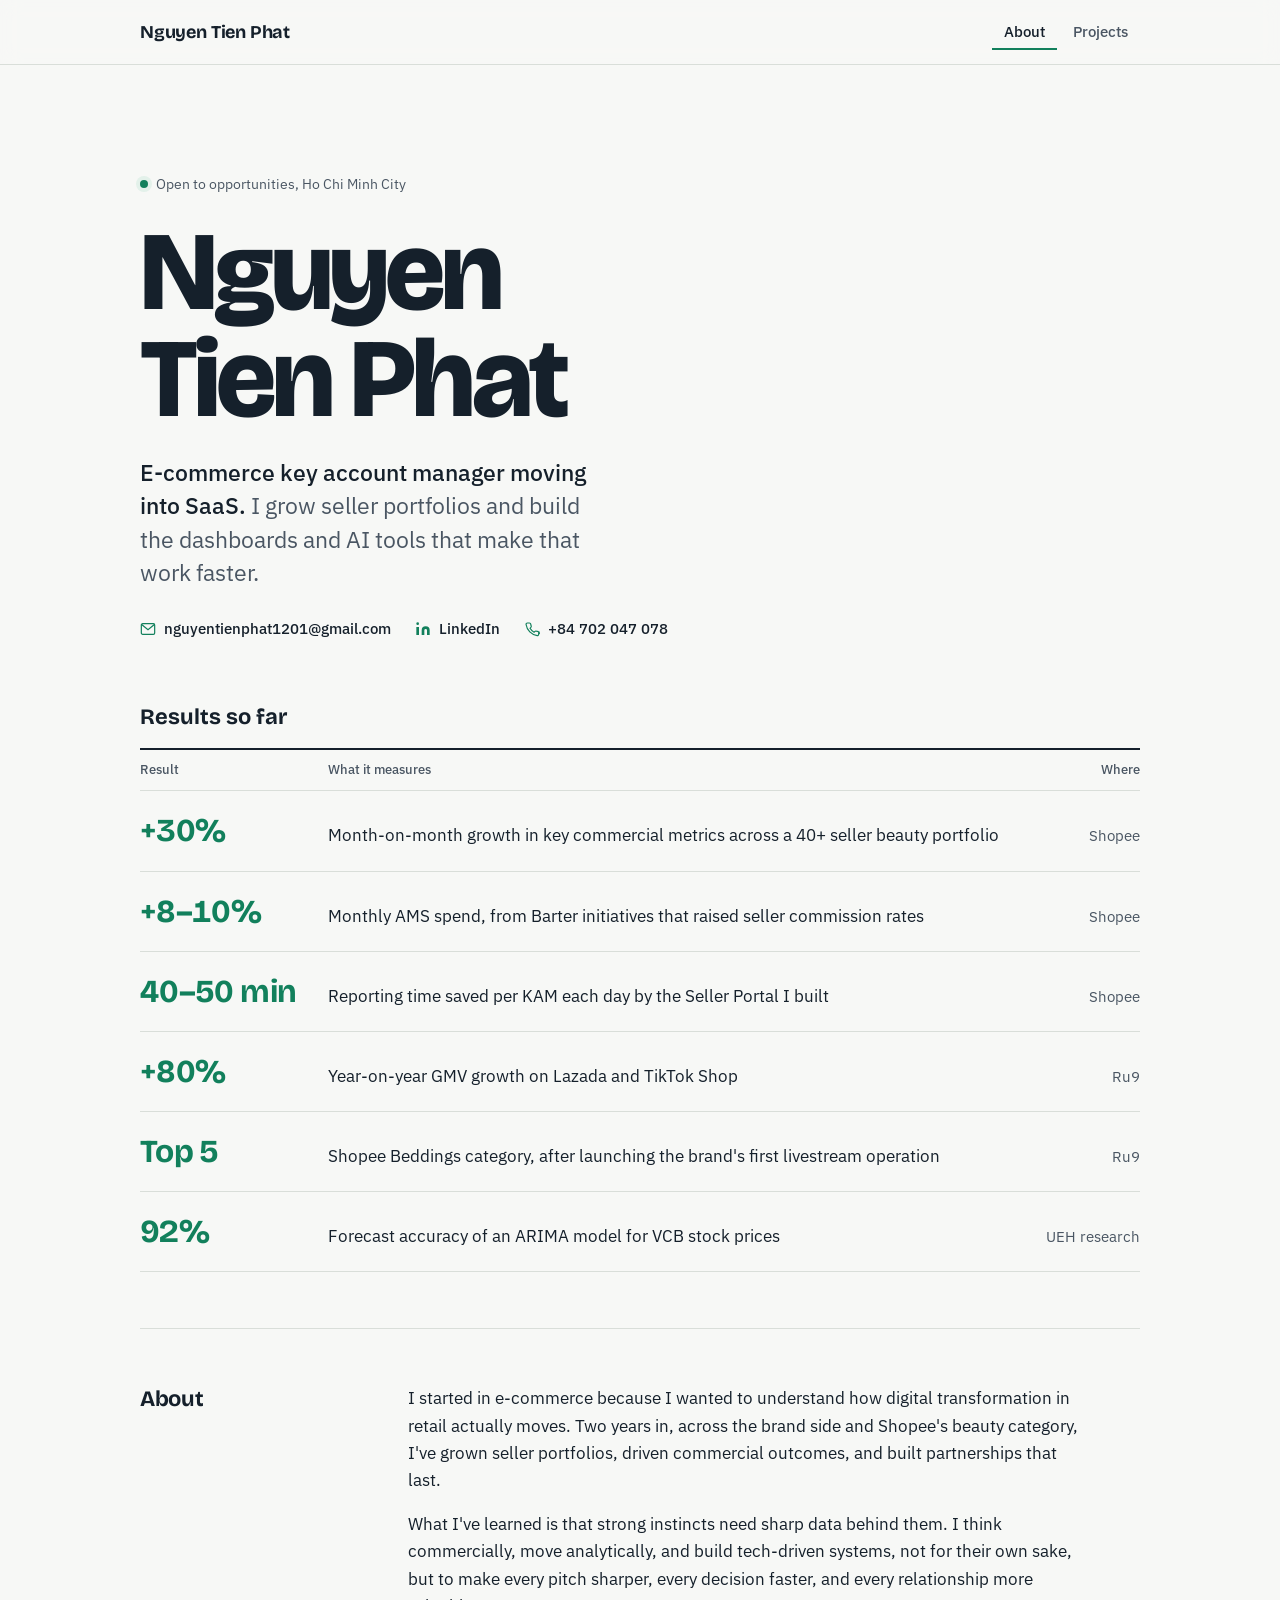
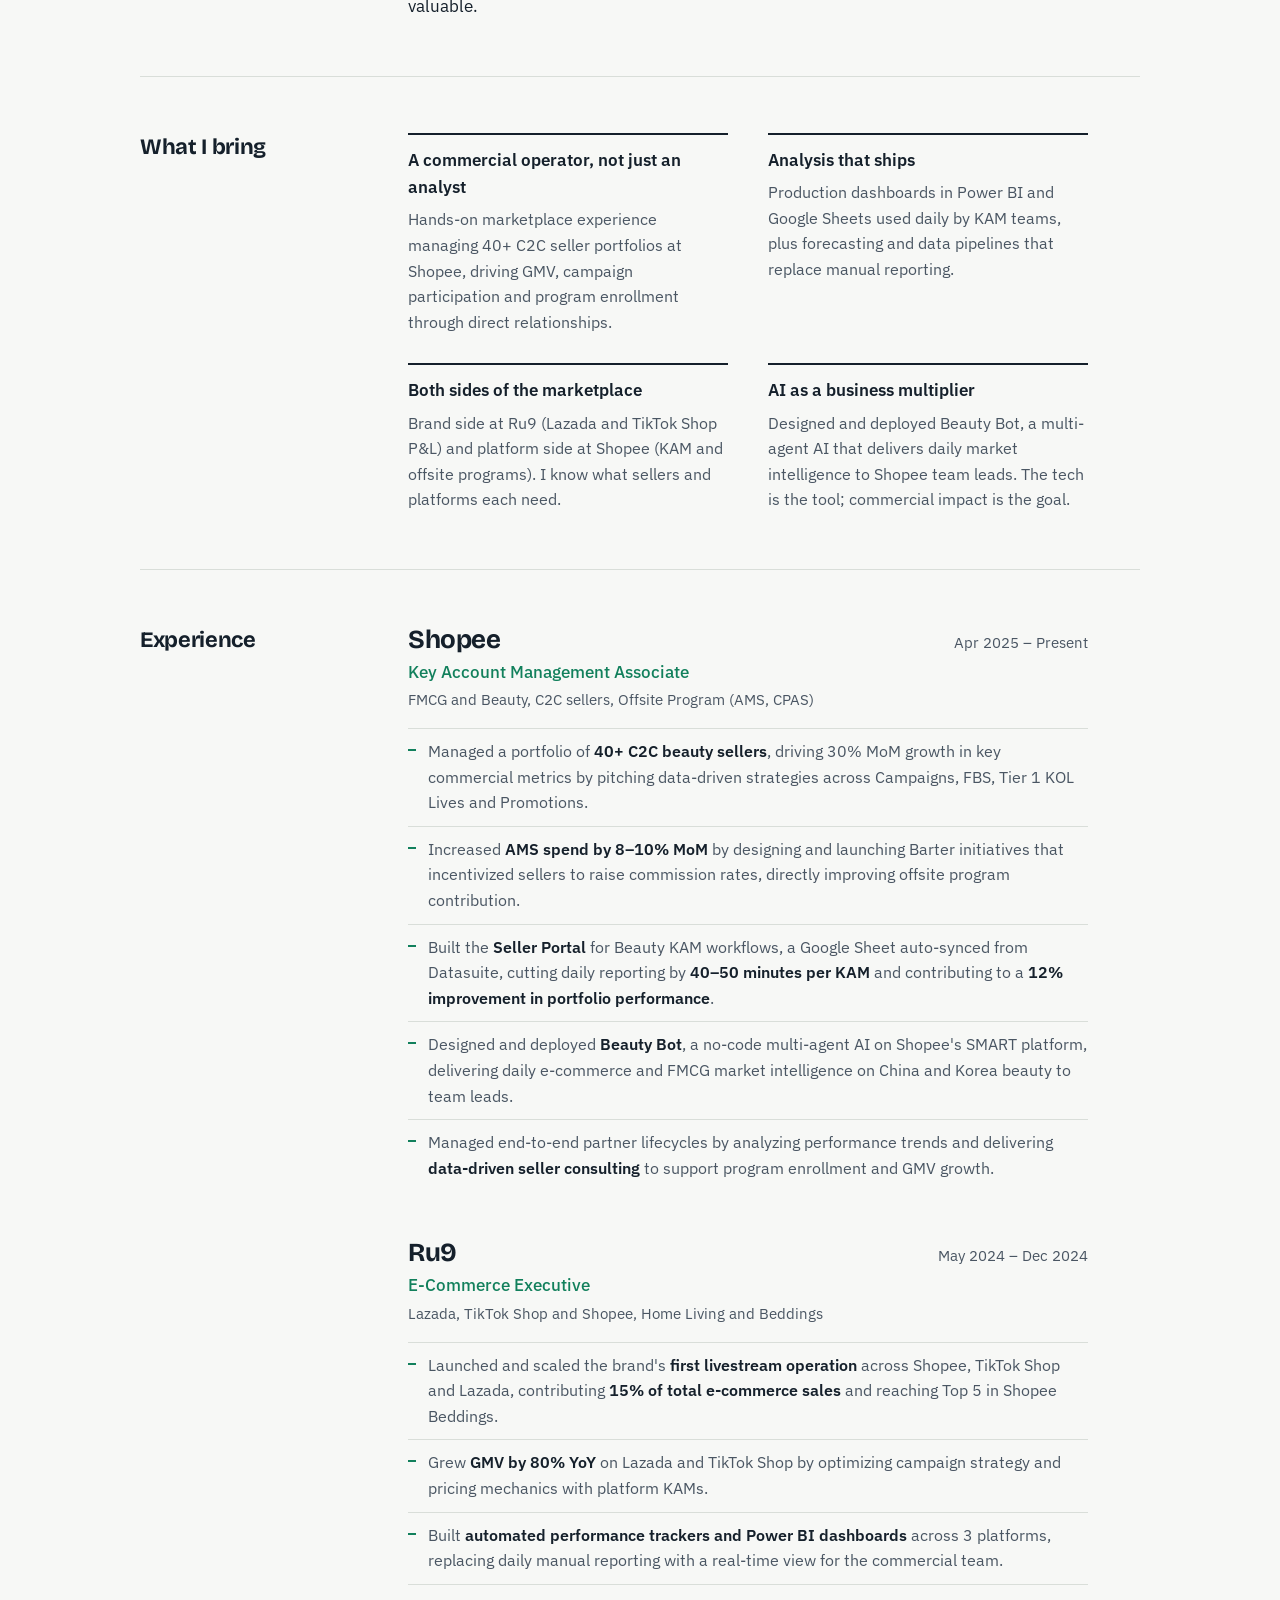
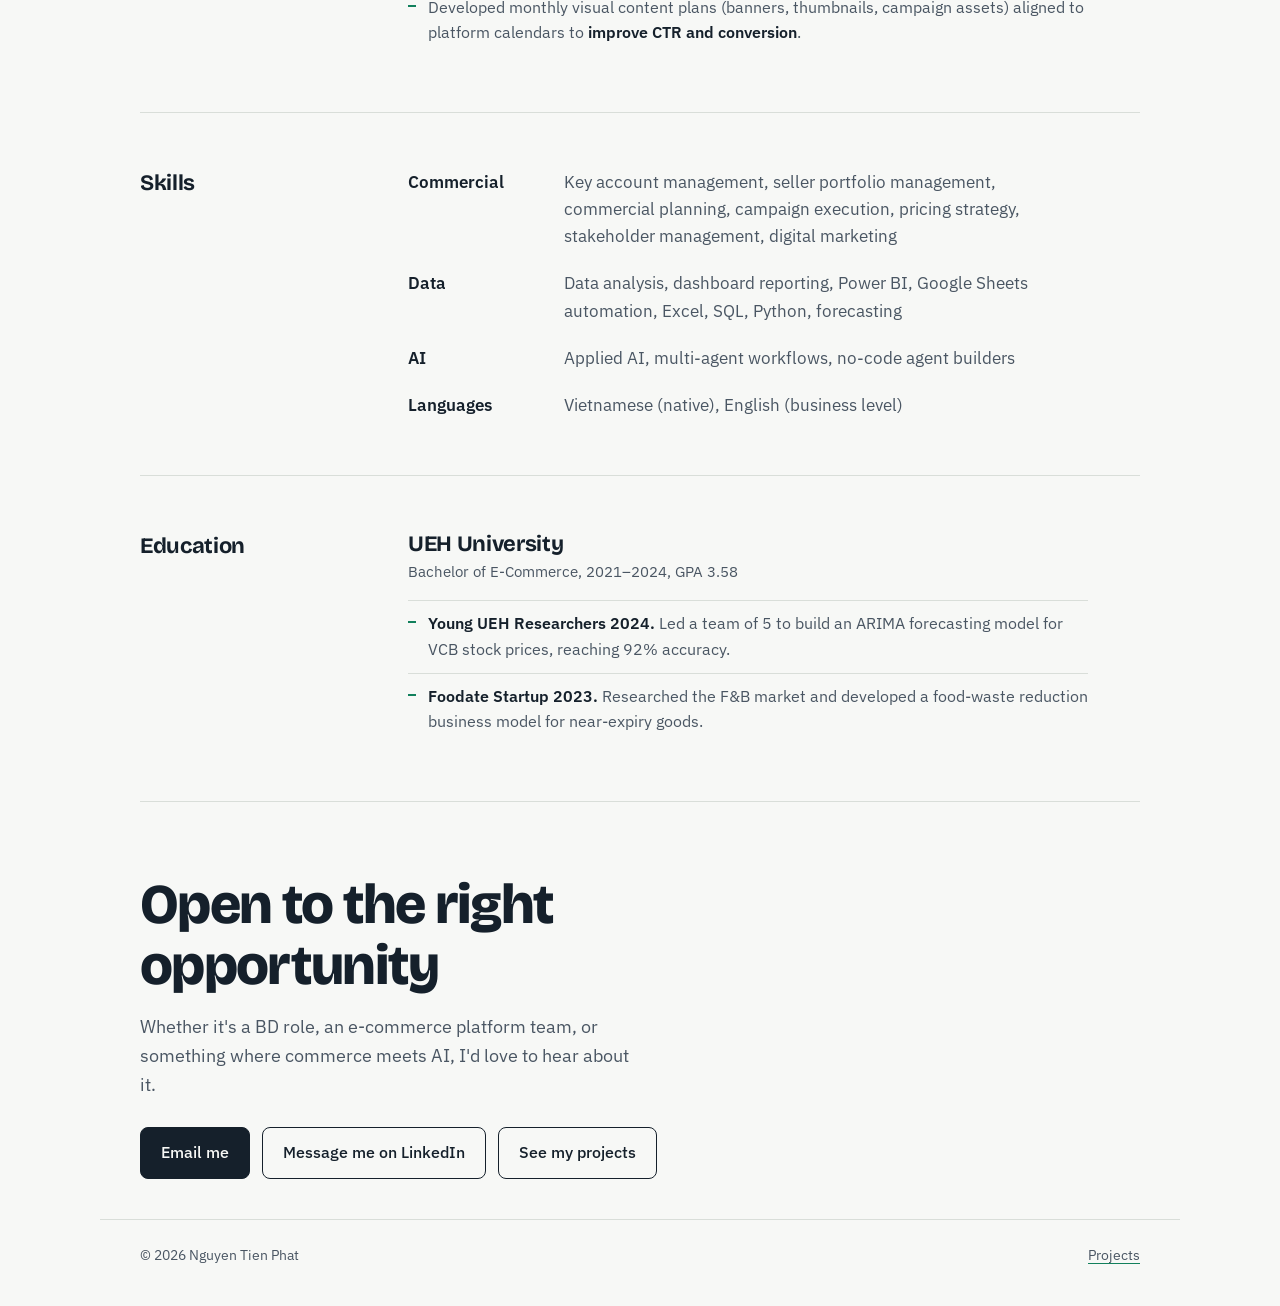
<file: index.html>
<!DOCTYPE html>
<html lang="en">
<head>
  <meta charset="UTF-8" />
  <meta name="viewport" content="width=device-width, initial-scale=1.0" />
  <title>Nguyen Tien Phat | E-Commerce, Key Accounts &amp; Applied AI</title>
  <meta name="description" content="Nguyen Tien Phat, Key Account Management and Applied AI professional moving into SaaS. Seller portfolio growth, dashboard automation and applied AI. Based in Ho Chi Minh City, Vietnam." />
  <meta name="theme-color" content="#f7f8f6" />
  <link rel="icon" type="image/svg+xml" href="data:image/svg+xml,%3Csvg xmlns='http://www.w3.org/2000/svg' viewBox='0 0 64 64'%3E%3Crect width='64' height='64' rx='14' fill='%2315202b'/%3E%3Ctext x='32' y='44' font-family='Arial' font-size='32' font-weight='700' fill='%233cc48f' text-anchor='middle'%3EP%3C/text%3E%3C/svg%3E" />
  <meta property="og:type" content="website" />
  <meta property="og:url" content="https://tienphat-nguyen-work.vercel.app/" />
  <meta property="og:title" content="Nguyen Tien Phat | E-Commerce, Key Accounts & Applied AI" />
  <meta property="og:description" content="Key Account Management and Applied AI professional moving into SaaS. Seller portfolio growth, dashboard automation, applied AI." />
  <meta name="twitter:card" content="summary" />
  <meta name="twitter:title" content="Nguyen Tien Phat | E-Commerce, Key Accounts & Applied AI" />
  <meta name="twitter:description" content="Key Account Management and Applied AI professional moving into SaaS." />
  <link rel="preconnect" href="https://fonts.googleapis.com" />
  <link rel="preconnect" href="https://fonts.gstatic.com" crossorigin />
  <link href="https://fonts.googleapis.com/css2?family=Bricolage+Grotesque:opsz,wght@12..96,400..800&family=IBM+Plex+Sans:wght@400;500;600&display=swap" rel="stylesheet" />
  <link rel="stylesheet" href="style.css" />
</head>

<body>
  <a class="skip-link" href="#content">Skip to content</a>

  <header class="site-header">
    <div class="inner">
      <a class="wordmark" href="index.html">Nguyen Tien Phat</a>
      <nav class="site-nav" aria-label="Main">
        <a href="index.html" aria-current="page">About</a>
        <a href="projects.html">Projects</a>
      </nav>
    </div>
  </header>

  <main id="content">

    <section class="hero" aria-labelledby="name">
      <p class="status">Open to opportunities, Ho Chi Minh City</p>
      <h1 id="name">Nguyen<br />Tien Phat</h1>
      <p class="lede"><strong>E-commerce key account manager moving into SaaS.</strong> I grow seller portfolios and build the dashboards and AI tools that make that work faster.</p>

      <ul class="contact-links">
        <li>
          <a href="mailto:nguyentienphat1201@gmail.com">
            <svg viewBox="0 0 24 24" fill="none" stroke="currentColor" stroke-width="1.8" aria-hidden="true"><rect x="2" y="4" width="20" height="16" rx="2"/><path d="m2 5 10 8 10-8"/></svg>
            nguyentienphat1201@gmail.com
          </a>
        </li>
        <li>
          <a href="https://linkedin.com/in/phatnguyen1201" target="_blank" rel="noopener">
            <svg viewBox="0 0 24 24" fill="currentColor" aria-hidden="true"><path d="M16 8a6 6 0 0 1 6 6v7h-4v-7a2 2 0 0 0-4 0v7h-4v-7a6 6 0 0 1 6-6zM2 9h4v12H2z"/><circle cx="4" cy="4" r="2"/></svg>
            LinkedIn
          </a>
        </li>
        <li>
          <a href="tel:+84702047078">
            <svg viewBox="0 0 24 24" fill="none" stroke="currentColor" stroke-width="1.8" aria-hidden="true"><path d="M22 16.9v3a2 2 0 0 1-2.2 2A19.8 19.8 0 0 1 3.1 5.2 2 2 0 0 1 5.1 3h3a2 2 0 0 1 2 1.7c.1 1 .4 1.9.7 2.8a2 2 0 0 1-.5 2.1L9.1 10.9a16 16 0 0 0 6 6l1.3-1.3a2 2 0 0 1 2.1-.4c.9.3 1.8.6 2.8.7a2 2 0 0 1 1.7 2z"/></svg>
            +84 702 047 078
          </a>
        </li>
      </ul>

      <table class="ledger">
        <caption>Results so far</caption>
        <thead>
          <tr><th scope="col">Result</th><th scope="col">What it measures</th><th scope="col" class="where">Where</th></tr>
        </thead>
        <tbody>
          <tr><th scope="row" class="num">+30%</th><td>Month-on-month growth in key commercial metrics across a 40+ seller beauty portfolio</td><td class="where">Shopee</td></tr>
          <tr><th scope="row" class="num">+8–10%</th><td>Monthly AMS spend, from Barter initiatives that raised seller commission rates</td><td class="where">Shopee</td></tr>
          <tr><th scope="row" class="num">40–50 min</th><td>Reporting time saved per KAM each day by the Seller Portal I built</td><td class="where">Shopee</td></tr>
          <tr><th scope="row" class="num">+80%</th><td>Year-on-year GMV growth on Lazada and TikTok Shop</td><td class="where">Ru9</td></tr>
          <tr><th scope="row" class="num">Top 5</th><td>Shopee Beddings category, after launching the brand's first livestream operation</td><td class="where">Ru9</td></tr>
          <tr><th scope="row" class="num">92%</th><td>Forecast accuracy of an ARIMA model for VCB stock prices</td><td class="where">UEH research</td></tr>
        </tbody>
      </table>
    </section>

    <section class="block" aria-labelledby="about">
      <h2 id="about">About</h2>
      <div class="body">
        <p>I started in e-commerce because I wanted to understand how digital transformation in retail actually moves. Two years in, across the brand side and Shopee's beauty category, I've grown seller portfolios, driven commercial outcomes, and built partnerships that last.</p>
        <p>What I've learned is that strong instincts need sharp data behind them. I think commercially, move analytically, and build tech-driven systems, not for their own sake, but to make every pitch sharper, every decision faster, and every relationship more valuable.</p>
      </div>
    </section>

    <section class="block" aria-labelledby="bring">
      <h2 id="bring">What I bring</h2>
      <div class="body">
        <dl class="strengths">
          <div>
            <dt>A commercial operator, not just an analyst</dt>
            <dd>Hands-on marketplace experience managing 40+ C2C seller portfolios at Shopee, driving GMV, campaign participation and program enrollment through direct relationships.</dd>
          </div>
          <div>
            <dt>Analysis that ships</dt>
            <dd>Production dashboards in Power BI and Google Sheets used daily by KAM teams, plus forecasting and data pipelines that replace manual reporting.</dd>
          </div>
          <div>
            <dt>Both sides of the marketplace</dt>
            <dd>Brand side at Ru9 (Lazada and TikTok Shop P&amp;L) and platform side at Shopee (KAM and offsite programs). I know what sellers and platforms each need.</dd>
          </div>
          <div>
            <dt>AI as a business multiplier</dt>
            <dd>Designed and deployed Beauty Bot, a multi-agent AI that delivers daily market intelligence to Shopee team leads. The tech is the tool; commercial impact is the goal.</dd>
          </div>
        </dl>
      </div>
    </section>

    <section class="block" aria-labelledby="experience">
      <h2 id="experience">Experience</h2>
      <div class="body">

        <article class="role">
          <div class="role-head">
            <h3>Shopee</h3>
            <span class="dates">Apr 2025 – Present</span>
          </div>
          <p class="title">Key Account Management Associate</p>
          <p class="scope">FMCG and Beauty, C2C sellers, Offsite Program (AMS, CPAS)</p>
          <ul class="points">
            <li>Managed a portfolio of <strong>40+ C2C beauty sellers</strong>, driving 30% MoM growth in key commercial metrics by pitching data-driven strategies across Campaigns, FBS, Tier 1 KOL Lives and Promotions.</li>
            <li>Increased <strong>AMS spend by 8–10% MoM</strong> by designing and launching Barter initiatives that incentivized sellers to raise commission rates, directly improving offsite program contribution.</li>
            <li>Built the <strong>Seller Portal</strong> for Beauty KAM workflows, a Google Sheet auto-synced from Datasuite, cutting daily reporting by <strong>40–50 minutes per KAM</strong> and contributing to a <strong>12% improvement in portfolio performance</strong>.</li>
            <li>Designed and deployed <strong>Beauty Bot</strong>, a no-code multi-agent AI on Shopee's SMART platform, delivering daily e-commerce and FMCG market intelligence on China and Korea beauty to team leads.</li>
            <li>Managed end-to-end partner lifecycles by analyzing performance trends and delivering <strong>data-driven seller consulting</strong> to support program enrollment and GMV growth.</li>
          </ul>
        </article>

        <article class="role">
          <div class="role-head">
            <h3>Ru9</h3>
            <span class="dates">May 2024 – Dec 2024</span>
          </div>
          <p class="title">E-Commerce Executive</p>
          <p class="scope">Lazada, TikTok Shop and Shopee, Home Living and Beddings</p>
          <ul class="points">
            <li>Launched and scaled the brand's <strong>first livestream operation</strong> across Shopee, TikTok Shop and Lazada, contributing <strong>15% of total e-commerce sales</strong> and reaching Top 5 in Shopee Beddings.</li>
            <li>Grew <strong>GMV by 80% YoY</strong> on Lazada and TikTok Shop by optimizing campaign strategy and pricing mechanics with platform KAMs.</li>
            <li>Built <strong>automated performance trackers and Power BI dashboards</strong> across 3 platforms, replacing daily manual reporting with a real-time view for the commercial team.</li>
            <li>Developed monthly visual content plans (banners, thumbnails, campaign assets) aligned to platform calendars to <strong>improve CTR and conversion</strong>.</li>
          </ul>
        </article>

      </div>
    </section>

    <section class="block" aria-labelledby="skills">
      <h2 id="skills">Skills</h2>
      <div class="body">
        <dl class="skill-groups">
          <div><dt>Commercial</dt><dd>Key account management, seller portfolio management, commercial planning, campaign execution, pricing strategy, stakeholder management, digital marketing</dd></div>
          <div><dt>Data</dt><dd>Data analysis, dashboard reporting, Power BI, Google Sheets automation, Excel, SQL, Python, forecasting</dd></div>
          <div><dt>AI</dt><dd>Applied AI, multi-agent workflows, no-code agent builders</dd></div>
          <div><dt>Languages</dt><dd>Vietnamese (native), English (business level)</dd></div>
        </dl>
      </div>
    </section>

    <section class="block" aria-labelledby="education">
      <h2 id="education">Education</h2>
      <div class="body edu">
        <h3>UEH University</h3>
        <p class="meta">Bachelor of E-Commerce, 2021–2024, GPA 3.58</p>
        <ul class="points">
          <li><strong>Young UEH Researchers 2024.</strong> Led a team of 5 to build an ARIMA forecasting model for VCB stock prices, reaching 92% accuracy.</li>
          <li><strong>Foodate Startup 2023.</strong> Researched the F&amp;B market and developed a food-waste reduction business model for near-expiry goods.</li>
        </ul>
      </div>
    </section>

    <section class="closing" aria-labelledby="connect">
      <h2 id="connect">Open to the right opportunity</h2>
      <p>Whether it's a BD role, an e-commerce platform team, or something where commerce meets AI, I'd love to hear about it.</p>
      <div class="button-row">
        <a class="button primary" href="mailto:nguyentienphat1201@gmail.com">Email me</a>
        <a class="button secondary" href="https://linkedin.com/in/phatnguyen1201" target="_blank" rel="noopener">Message me on LinkedIn</a>
        <a class="button secondary" href="projects.html">See my projects</a>
      </div>
    </section>

  </main>

  <footer class="site-footer">
    <span>© 2026 Nguyen Tien Phat</span>
    <a href="projects.html">Projects</a>
  </footer>
</body>
</html>
</file>
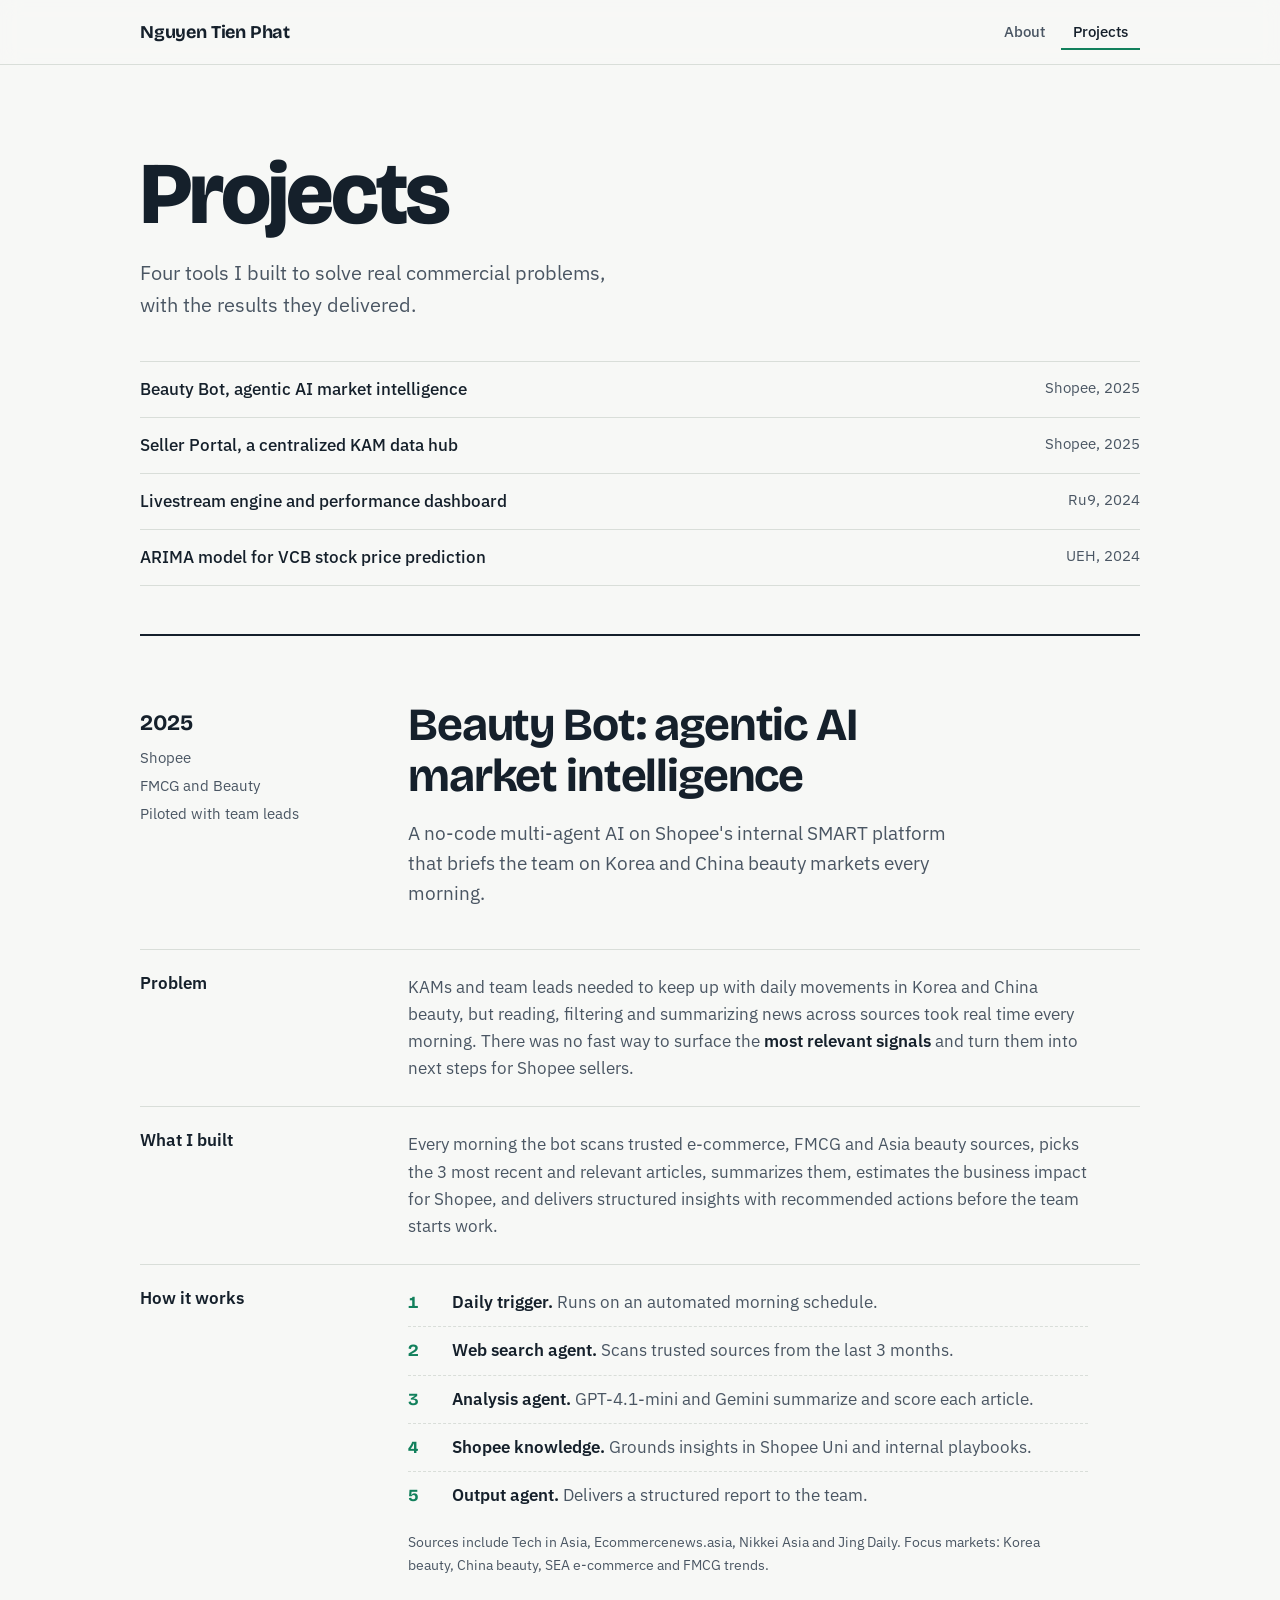
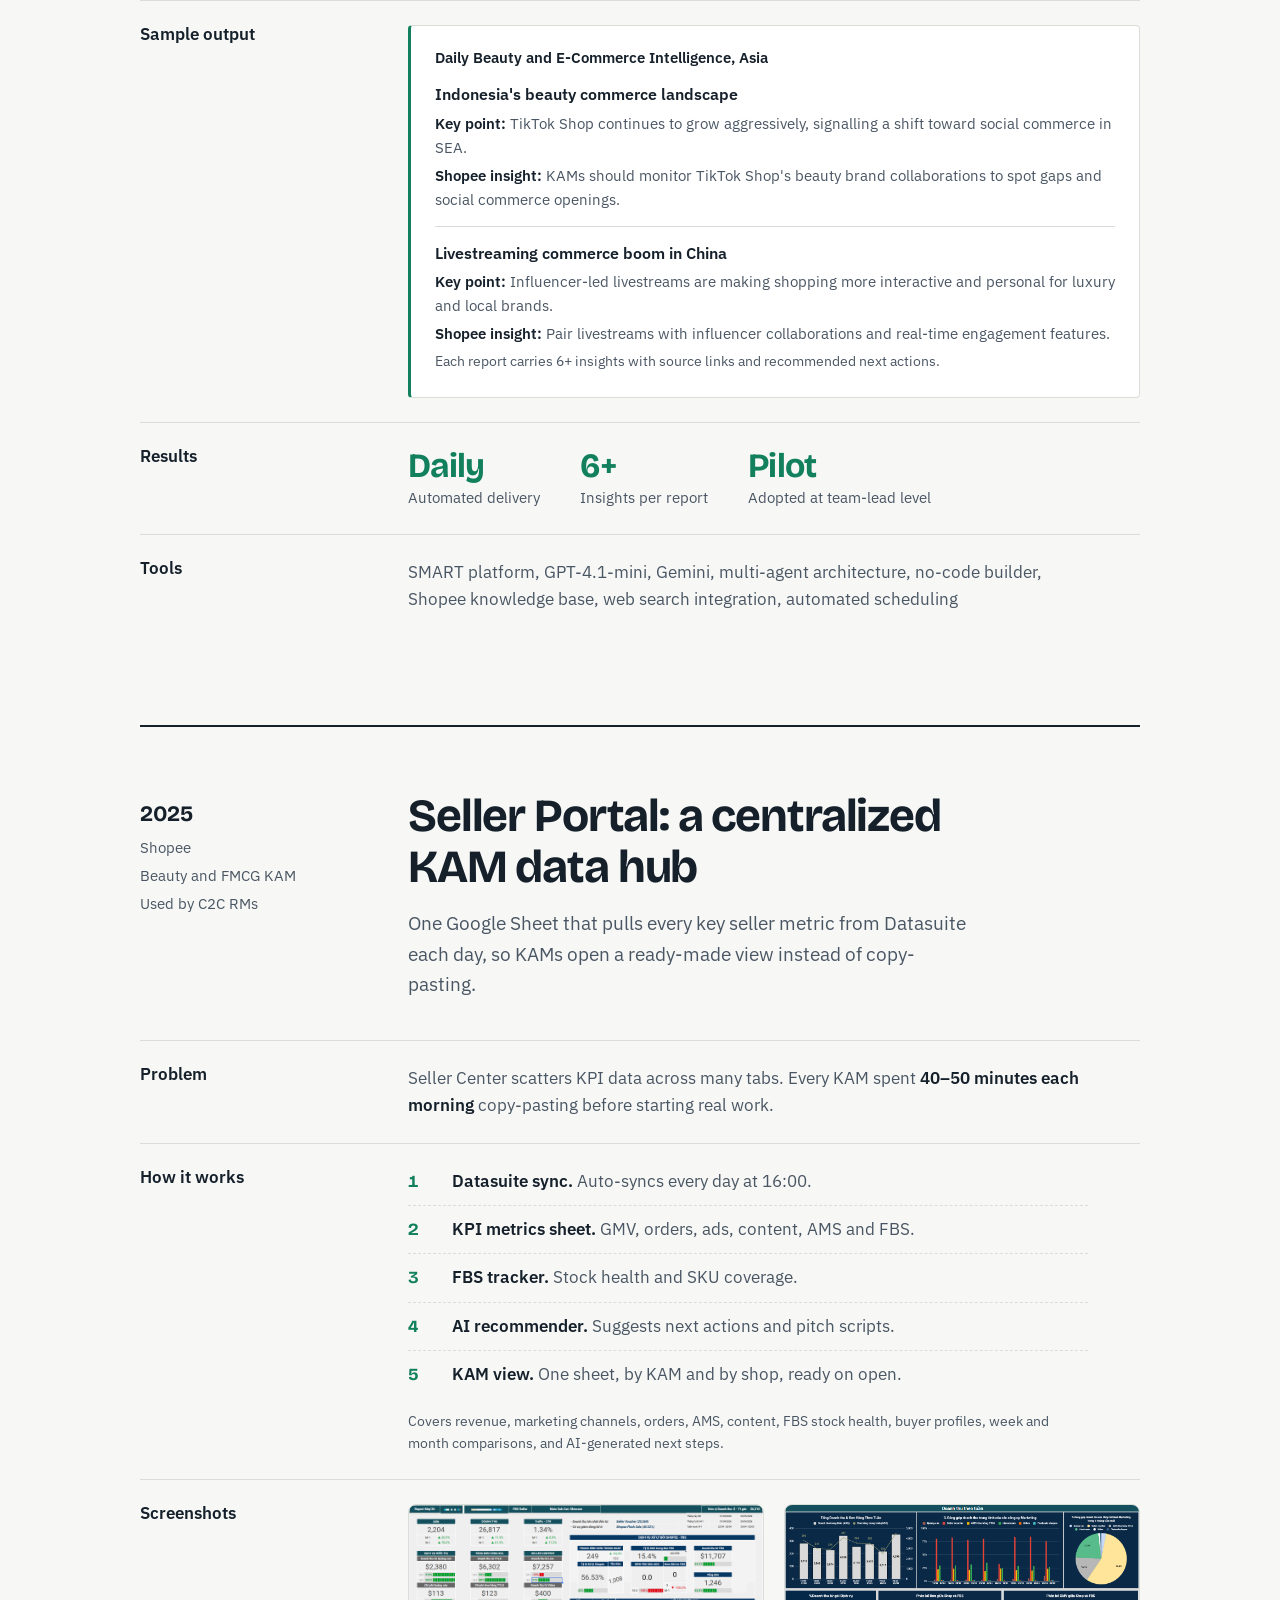
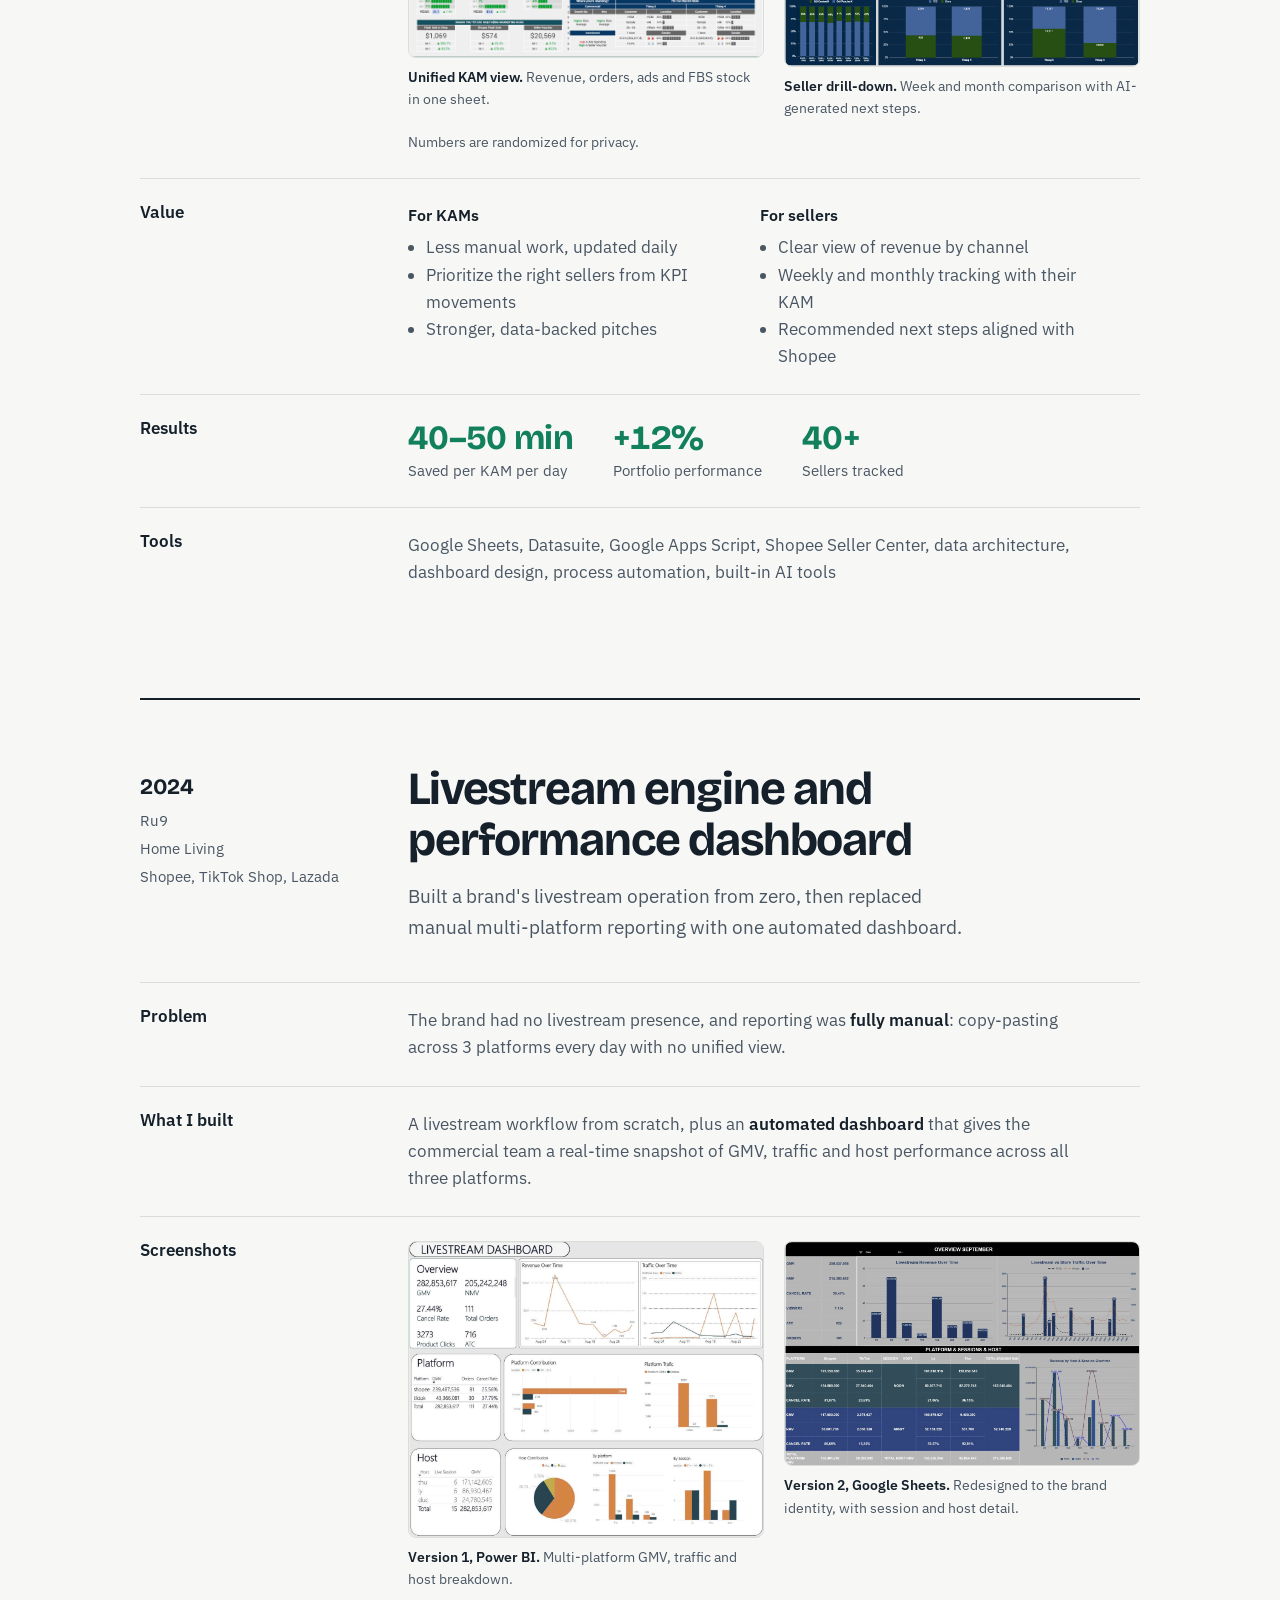
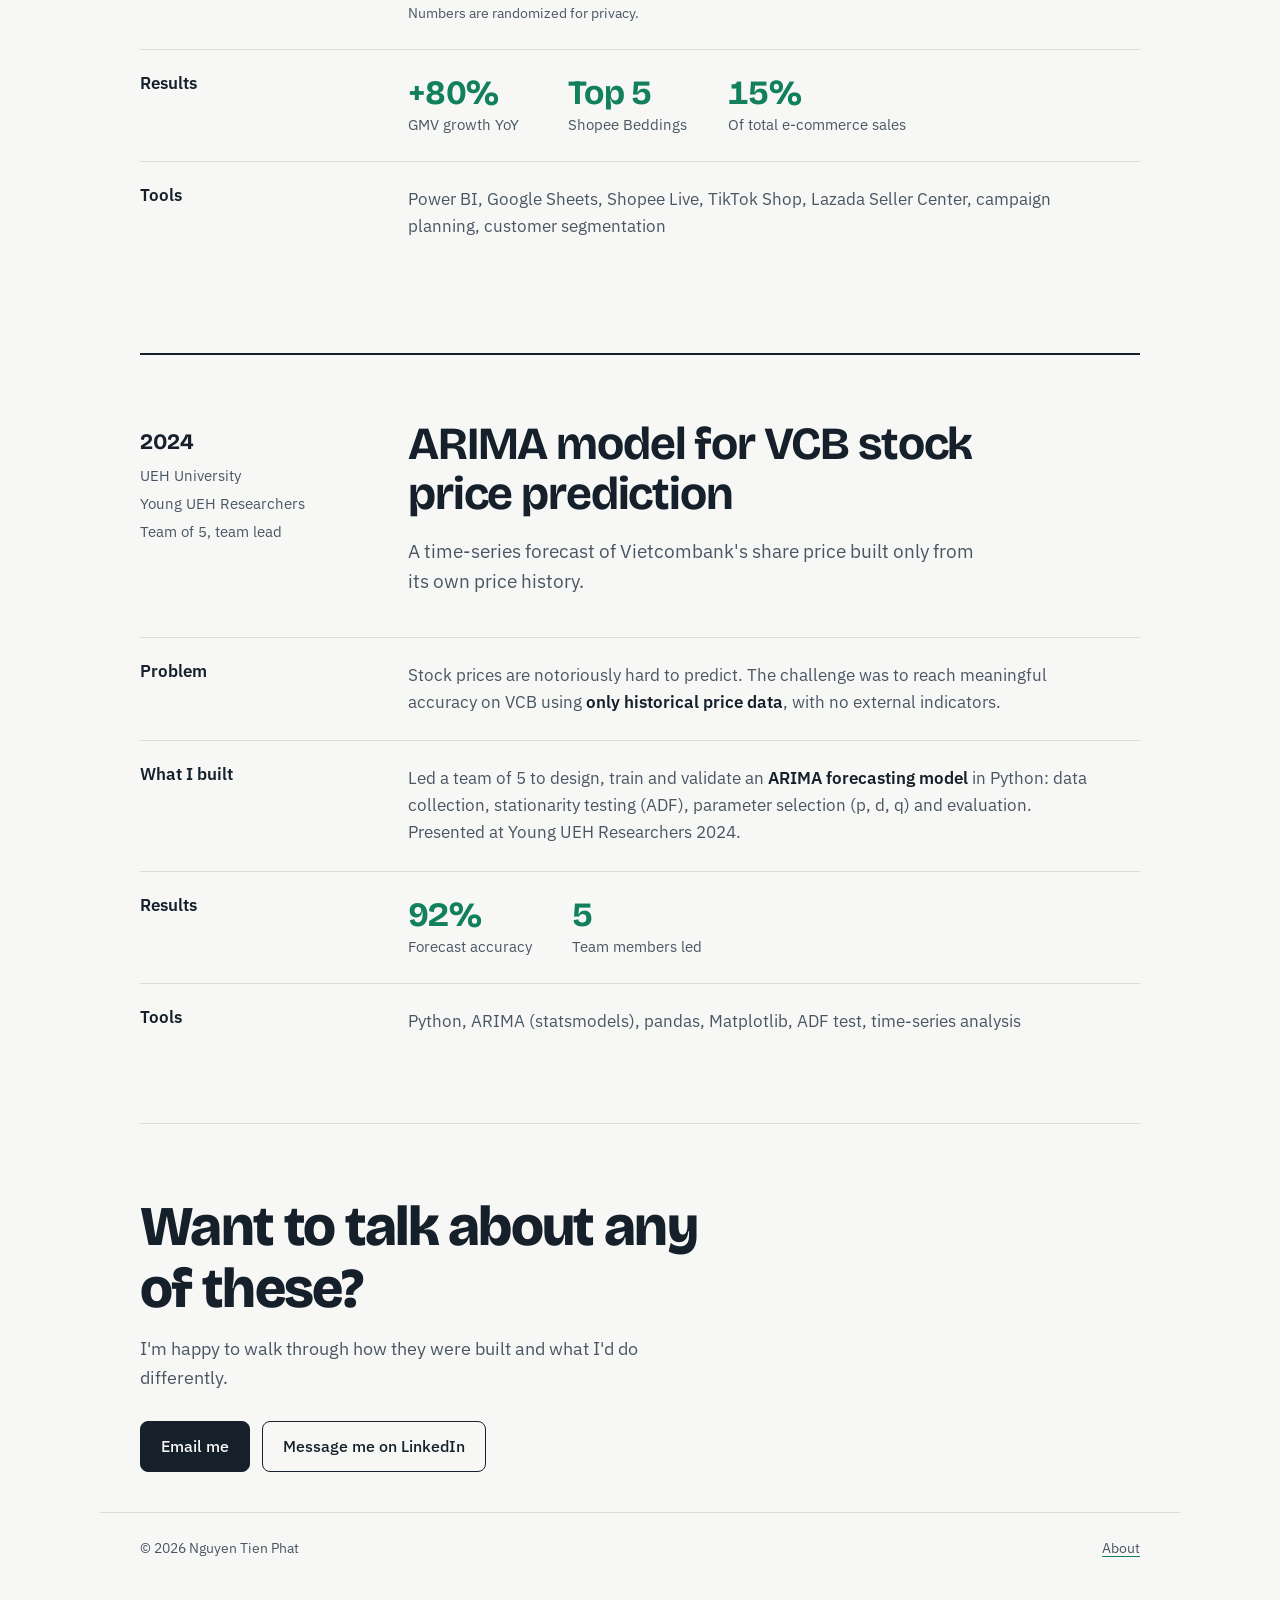
<file: projects.html>
<!DOCTYPE html>
<html lang="en">
<head>
  <meta charset="UTF-8" />
  <meta name="viewport" content="width=device-width, initial-scale=1.0" />
  <title>Projects | Nguyen Tien Phat</title>
  <meta name="description" content="Selected projects by Nguyen Tien Phat: ARIMA stock forecasting, a livestream performance dashboard, the Seller Portal KAM data hub, and Beauty Bot, an agentic AI market-intelligence tool." />
  <meta name="theme-color" content="#f7f8f6" />
  <link rel="icon" type="image/svg+xml" href="data:image/svg+xml,%3Csvg xmlns='http://www.w3.org/2000/svg' viewBox='0 0 64 64'%3E%3Crect width='64' height='64' rx='14' fill='%2315202b'/%3E%3Ctext x='32' y='44' font-family='Arial' font-size='32' font-weight='700' fill='%233cc48f' text-anchor='middle'%3EP%3C/text%3E%3C/svg%3E" />
  <meta property="og:type" content="website" />
  <meta property="og:url" content="https://tienphat-nguyen-work.vercel.app/projects.html" />
  <meta property="og:title" content="Projects | Nguyen Tien Phat" />
  <meta property="og:description" content="ARIMA stock forecasting, a livestream performance dashboard, the Seller Portal KAM data hub, and Beauty Bot, an agentic AI market-intelligence tool." />
  <meta name="twitter:card" content="summary" />
  <meta name="twitter:title" content="Projects | Nguyen Tien Phat" />
  <meta name="twitter:description" content="Selected projects: ARIMA forecasting, livestream dashboards, Seller Portal, Beauty Bot." />
  <link rel="preconnect" href="https://fonts.googleapis.com" />
  <link rel="preconnect" href="https://fonts.gstatic.com" crossorigin />
  <link href="https://fonts.googleapis.com/css2?family=Bricolage+Grotesque:opsz,wght@12..96,400..800&family=IBM+Plex+Sans:wght@400;500;600&display=swap" rel="stylesheet" />
  <link rel="stylesheet" href="style.css" />
</head>

<body>
  <a class="skip-link" href="#content">Skip to content</a>

  <header class="site-header">
    <div class="inner">
      <a class="wordmark" href="index.html">Nguyen Tien Phat</a>
      <nav class="site-nav" aria-label="Main">
        <a href="index.html">About</a>
        <a href="projects.html" aria-current="page">Projects</a>
      </nav>
    </div>
  </header>

  <main id="content">

    <section class="page-intro" aria-labelledby="title">
      <h1 id="title">Projects</h1>
      <p>Four tools I built to solve real commercial problems, with the results they delivered.</p>
      <ol class="toc">
        <li><a href="#beauty-bot"><span class="name">Beauty Bot, agentic AI market intelligence</span><span class="where">Shopee, 2025</span></a></li>
        <li><a href="#seller-portal"><span class="name">Seller Portal, a centralized KAM data hub</span><span class="where">Shopee, 2025</span></a></li>
        <li><a href="#livestream"><span class="name">Livestream engine and performance dashboard</span><span class="where">Ru9, 2024</span></a></li>
        <li><a href="#arima"><span class="name">ARIMA model for VCB stock price prediction</span><span class="where">UEH, 2024</span></a></li>
      </ol>
    </section>

    <!-- BEAUTY BOT -->
    <article class="case" id="beauty-bot" aria-labelledby="bb-title">
      <div class="case-head">
        <div class="meta">
          <span class="year">2025</span>
          <span>Shopee</span>
          <span>FMCG and Beauty</span>
          <span>Piloted with team leads</span>
        </div>
        <div>
          <h2 id="bb-title">Beauty Bot: agentic AI market intelligence</h2>
          <p class="summary">A no-code multi-agent AI on Shopee's internal SMART platform that briefs the team on Korea and China beauty markets every morning.</p>
        </div>
      </div>

      <div class="case-row">
        <h3>Problem</h3>
        <div class="body">KAMs and team leads needed to keep up with daily movements in Korea and China beauty, but reading, filtering and summarizing news across sources took real time every morning. There was no fast way to surface the <strong>most relevant signals</strong> and turn them into next steps for Shopee sellers.</div>
      </div>

      <div class="case-row">
        <h3>What I built</h3>
        <div class="body">Every morning the bot scans trusted e-commerce, FMCG and Asia beauty sources, picks the 3 most recent and relevant articles, summarizes them, estimates the business impact for Shopee, and delivers structured insights with recommended actions before the team starts work.</div>
      </div>

      <div class="case-row">
        <h3>How it works</h3>
        <div class="body">
          <ol class="steps">
            <li><span><b>Daily trigger.</b> Runs on an automated morning schedule.</span></li>
            <li><span><b>Web search agent.</b> Scans trusted sources from the last 3 months.</span></li>
            <li><span><b>Analysis agent.</b> GPT-4.1-mini and Gemini summarize and score each article.</span></li>
            <li><span><b>Shopee knowledge.</b> Grounds insights in Shopee Uni and internal playbooks.</span></li>
            <li><span><b>Output agent.</b> Delivers a structured report to the team.</span></li>
          </ol>
          <p class="note">Sources include Tech in Asia, Ecommercenews.asia, Nikkei Asia and Jing Daily. Focus markets: Korea beauty, China beauty, SEA e-commerce and FMCG trends.</p>
        </div>
      </div>

      <div class="case-row">
        <h3>Sample output</h3>
        <div class="body wide">
          <div class="sample">
            <h4>Daily Beauty and E-Commerce Intelligence, Asia</h4>
            <article>
              <h5>Indonesia's beauty commerce landscape</h5>
              <p><b>Key point:</b> TikTok Shop continues to grow aggressively, signalling a shift toward social commerce in SEA.</p>
              <p><b>Shopee insight:</b> KAMs should monitor TikTok Shop's beauty brand collaborations to spot gaps and social commerce openings.</p>
            </article>
            <article>
              <h5>Livestreaming commerce boom in China</h5>
              <p><b>Key point:</b> Influencer-led livestreams are making shopping more interactive and personal for luxury and local brands.</p>
              <p><b>Shopee insight:</b> Pair livestreams with influencer collaborations and real-time engagement features.</p>
            </article>
            <p class="note">Each report carries 6+ insights with source links and recommended next actions.</p>
          </div>
        </div>
      </div>

      <div class="case-row">
        <h3>Results</h3>
        <div class="body">
          <dl class="results">
            <div><dt>Daily</dt><dd>Automated delivery</dd></div>
            <div><dt>6+</dt><dd>Insights per report</dd></div>
            <div><dt>Pilot</dt><dd>Adopted at team-lead level</dd></div>
          </dl>
        </div>
      </div>

      <div class="case-row">
        <h3>Tools</h3>
        <p class="body tools">SMART platform, GPT-4.1-mini, Gemini, multi-agent architecture, no-code builder, Shopee knowledge base, web search integration, automated scheduling</p>
      </div>
    </article>

    <!-- SELLER PORTAL -->
    <article class="case" id="seller-portal" aria-labelledby="sp-title">
      <div class="case-head">
        <div class="meta">
          <span class="year">2025</span>
          <span>Shopee</span>
          <span>Beauty and FMCG KAM</span>
          <span>Used by C2C RMs</span>
        </div>
        <div>
          <h2 id="sp-title">Seller Portal: a centralized KAM data hub</h2>
          <p class="summary">One Google Sheet that pulls every key seller metric from Datasuite each day, so KAMs open a ready-made view instead of copy-pasting.</p>
        </div>
      </div>

      <div class="case-row">
        <h3>Problem</h3>
        <div class="body">Seller Center scatters KPI data across many tabs. Every KAM spent <strong>40–50 minutes each morning</strong> copy-pasting before starting real work.</div>
      </div>

      <div class="case-row">
        <h3>How it works</h3>
        <div class="body">
          <ol class="steps">
            <li><span><b>Datasuite sync.</b> Auto-syncs every day at 16:00.</span></li>
            <li><span><b>KPI metrics sheet.</b> GMV, orders, ads, content, AMS and FBS.</span></li>
            <li><span><b>FBS tracker.</b> Stock health and SKU coverage.</span></li>
            <li><span><b>AI recommender.</b> Suggests next actions and pitch scripts.</span></li>
            <li><span><b>KAM view.</b> One sheet, by KAM and by shop, ready on open.</span></li>
          </ol>
          <p class="note">Covers revenue, marketing channels, orders, AMS, content, FBS stock health, buyer profiles, week and month comparisons, and AI-generated next steps.</p>
        </div>
      </div>

      <div class="case-row">
        <h3>Screenshots</h3>
        <div class="body wide">
          <div class="shots">
            <figure class="shot">
              <button type="button" data-full="assest/seller_portal_1.png" data-caption="Seller Portal, unified KAM view">
                <img src="assest/seller_portal_1.png" alt="Seller Portal unified KAM view with KPI metrics by seller" loading="lazy" />
              </button>
              <figcaption><b>Unified KAM view.</b> Revenue, orders, ads and FBS stock in one sheet.</figcaption>
            </figure>
            <figure class="shot">
              <button type="button" data-full="assest/seller_portal_2.png" data-caption="Seller Portal, seller drill-down">
                <img src="assest/seller_portal_2.png" alt="Seller Portal drill-down with week and month comparison" loading="lazy" />
              </button>
              <figcaption><b>Seller drill-down.</b> Week and month comparison with AI-generated next steps.</figcaption>
            </figure>
          </div>
          <p class="note">Numbers are randomized for privacy.</p>
        </div>
      </div>

      <div class="case-row">
        <h3>Value</h3>
        <div class="body two-up">
          <div>
            <h4>For KAMs</h4>
            <ul>
              <li>Less manual work, updated daily</li>
              <li>Prioritize the right sellers from KPI movements</li>
              <li>Stronger, data-backed pitches</li>
            </ul>
          </div>
          <div>
            <h4>For sellers</h4>
            <ul>
              <li>Clear view of revenue by channel</li>
              <li>Weekly and monthly tracking with their KAM</li>
              <li>Recommended next steps aligned with Shopee</li>
            </ul>
          </div>
        </div>
      </div>

      <div class="case-row">
        <h3>Results</h3>
        <div class="body">
          <dl class="results">
            <div><dt>40–50 min</dt><dd>Saved per KAM per day</dd></div>
            <div><dt>+12%</dt><dd>Portfolio performance</dd></div>
            <div><dt>40+</dt><dd>Sellers tracked</dd></div>
          </dl>
        </div>
      </div>

      <div class="case-row">
        <h3>Tools</h3>
        <p class="body tools">Google Sheets, Datasuite, Google Apps Script, Shopee Seller Center, data architecture, dashboard design, process automation, built-in AI tools</p>
      </div>
    </article>

    <!-- LIVESTREAM -->
    <article class="case" id="livestream" aria-labelledby="ls-title">
      <div class="case-head">
        <div class="meta">
          <span class="year">2024</span>
          <span>Ru9</span>
          <span>Home Living</span>
          <span>Shopee, TikTok Shop, Lazada</span>
        </div>
        <div>
          <h2 id="ls-title">Livestream engine and performance dashboard</h2>
          <p class="summary">Built a brand's livestream operation from zero, then replaced manual multi-platform reporting with one automated dashboard.</p>
        </div>
      </div>

      <div class="case-row">
        <h3>Problem</h3>
        <div class="body">The brand had no livestream presence, and reporting was <strong>fully manual</strong>: copy-pasting across 3 platforms every day with no unified view.</div>
      </div>

      <div class="case-row">
        <h3>What I built</h3>
        <div class="body">A livestream workflow from scratch, plus an <strong>automated dashboard</strong> that gives the commercial team a real-time snapshot of GMV, traffic and host performance across all three platforms.</div>
      </div>

      <div class="case-row">
        <h3>Screenshots</h3>
        <div class="body wide">
          <div class="shots">
            <figure class="shot">
              <button type="button" data-full="assest/live_dash_1.jpg" data-caption="Version 1, Power BI">
                <img src="assest/live_dash_1.jpg" alt="Livestream dashboard in Power BI with GMV, traffic and host breakdown" loading="lazy" />
              </button>
              <figcaption><b>Version 1, Power BI.</b> Multi-platform GMV, traffic and host breakdown.</figcaption>
            </figure>
            <figure class="shot">
              <button type="button" data-full="assest/live_dash_2.jpg" data-caption="Version 2, Google Sheets redesign">
                <img src="assest/live_dash_2.jpg" alt="Livestream dashboard redesigned in Google Sheets with session and host detail" loading="lazy" />
              </button>
              <figcaption><b>Version 2, Google Sheets.</b> Redesigned to the brand identity, with session and host detail.</figcaption>
            </figure>
          </div>
          <p class="note">Numbers are randomized for privacy.</p>
        </div>
      </div>

      <div class="case-row">
        <h3>Results</h3>
        <div class="body">
          <dl class="results">
            <div><dt>+80%</dt><dd>GMV growth YoY</dd></div>
            <div><dt>Top 5</dt><dd>Shopee Beddings</dd></div>
            <div><dt>15%</dt><dd>Of total e-commerce sales</dd></div>
          </dl>
        </div>
      </div>

      <div class="case-row">
        <h3>Tools</h3>
        <p class="body tools">Power BI, Google Sheets, Shopee Live, TikTok Shop, Lazada Seller Center, campaign planning, customer segmentation</p>
      </div>
    </article>

    <!-- ARIMA -->
    <article class="case" id="arima" aria-labelledby="ar-title">
      <div class="case-head">
        <div class="meta">
          <span class="year">2024</span>
          <span>UEH University</span>
          <span>Young UEH Researchers</span>
          <span>Team of 5, team lead</span>
        </div>
        <div>
          <h2 id="ar-title">ARIMA model for VCB stock price prediction</h2>
          <p class="summary">A time-series forecast of Vietcombank's share price built only from its own price history.</p>
        </div>
      </div>

      <div class="case-row">
        <h3>Problem</h3>
        <div class="body">Stock prices are notoriously hard to predict. The challenge was to reach meaningful accuracy on VCB using <strong>only historical price data</strong>, with no external indicators.</div>
      </div>

      <div class="case-row">
        <h3>What I built</h3>
        <div class="body">Led a team of 5 to design, train and validate an <strong>ARIMA forecasting model</strong> in Python: data collection, stationarity testing (ADF), parameter selection (p, d, q) and evaluation. Presented at Young UEH Researchers 2024.</div>
      </div>

      <div class="case-row">
        <h3>Results</h3>
        <div class="body">
          <dl class="results">
            <div><dt>92%</dt><dd>Forecast accuracy</dd></div>
            <div><dt>5</dt><dd>Team members led</dd></div>
          </dl>
        </div>
      </div>

      <div class="case-row">
        <h3>Tools</h3>
        <p class="body tools">Python, ARIMA (statsmodels), pandas, Matplotlib, ADF test, time-series analysis</p>
      </div>
    </article>

    <section class="closing" aria-labelledby="connect">
      <h2 id="connect">Want to talk about any of these?</h2>
      <p>I'm happy to walk through how they were built and what I'd do differently.</p>
      <div class="button-row">
        <a class="button primary" href="mailto:nguyentienphat1201@gmail.com">Email me</a>
        <a class="button secondary" href="https://linkedin.com/in/phatnguyen1201" target="_blank" rel="noopener">Message me on LinkedIn</a>
      </div>
    </section>

  </main>

  <footer class="site-footer">
    <span>© 2026 Nguyen Tien Phat</span>
    <a href="index.html">About</a>
  </footer>

  <dialog class="lightbox" id="lightbox" aria-label="Screenshot">
    <div class="frame"><img alt="" /></div>
    <div class="bar">
      <span class="caption"></span>
      <button type="button" class="close">Close</button>
    </div>
  </dialog>

  <script>
    (function () {
      var dlg = document.getElementById('lightbox');
      if (!dlg || typeof dlg.showModal !== 'function') return;
      var img = dlg.querySelector('img');
      var cap = dlg.querySelector('.caption');

      document.querySelectorAll('.shot button').forEach(function (btn) {
        btn.addEventListener('click', function () {
          img.src = btn.dataset.full;
          img.alt = btn.querySelector('img').alt;
          cap.textContent = btn.dataset.caption + ' (click image to zoom)';
          dlg.classList.remove('zoomed');
          dlg.showModal();
        });
      });

      img.addEventListener('click', function () { dlg.classList.toggle('zoomed'); });
      dlg.querySelector('.close').addEventListener('click', function () { dlg.close(); });
      dlg.addEventListener('click', function (e) { if (e.target === dlg) dlg.close(); });
    })();
  </script>
</body>
</html>
</file>
<file: style.css>
/* Shared styles for index.html and projects.html */

:root {
  --paper: #f7f8f6;
  --surface: #ffffff;
  --ink: #15202b;
  --ink-2: #4a5663;
  --rule: #d9ded9;
  --green: #12805c;
  --green-soft: #e3f1ea;

  --font-display: 'Bricolage Grotesque', 'Helvetica Neue', Arial, sans-serif;
  --font-body: 'IBM Plex Sans', 'Helvetica Neue', Arial, sans-serif;

  --measure: 68ch;
  --page: 1080px;
  --gutter: clamp(16px, 4vw, 40px);
}

@media (prefers-color-scheme: dark) {
  :root {
    --paper: #0f1720;
    --surface: #16212c;
    --ink: #e7ecef;
    --ink-2: #9aa6b2;
    --rule: #26323d;
    --green: #3cc48f;
    --green-soft: #15342a;
  }
}

*, *::before, *::after { box-sizing: border-box; }

html { scroll-behavior: smooth; -webkit-text-size-adjust: 100%; }

body {
  margin: 0;
  background: var(--paper);
  color: var(--ink);
  font-family: var(--font-body);
  font-size: 17px;
  line-height: 1.6;
  -webkit-font-smoothing: antialiased;
}

img { max-width: 100%; display: block; }

a { color: inherit; text-decoration-color: var(--green); text-underline-offset: 3px; }
a:hover { color: var(--green); }

:focus-visible { outline: 2px solid var(--green); outline-offset: 3px; border-radius: 2px; }

h1, h2, h3 {
  font-family: var(--font-display);
  font-weight: 700;
  line-height: 1.1;
  margin: 0;
  letter-spacing: -0.015em;
}

p { margin: 0 0 1em; }
p:last-child { margin-bottom: 0; }

.skip-link {
  position: absolute; left: -999px; top: 8px;
  background: var(--ink); color: var(--paper); padding: 8px 12px;
}
.skip-link:focus { left: 8px; }

/* ---------- Header ---------- */

.site-header {
  position: sticky; top: 0; z-index: 10;
  background: color-mix(in srgb, var(--paper) 88%, transparent);
  backdrop-filter: blur(10px);
  -webkit-backdrop-filter: blur(10px);
  border-bottom: 1px solid var(--rule);
}

.site-header .inner {
  max-width: var(--page);
  margin: 0 auto;
  padding: 14px var(--gutter);
  display: flex; align-items: center; justify-content: space-between; gap: 16px;
}

.wordmark {
  font-family: var(--font-display);
  font-weight: 700;
  font-size: 18px;
  text-decoration: none;
  letter-spacing: -0.01em;
}

.site-nav { display: flex; gap: 4px; }
.site-nav a {
  font-size: 15px; font-weight: 500;
  text-decoration: none;
  color: var(--ink-2);
  padding: 6px 12px;
  border-radius: 6px;
}
.site-nav a:hover { color: var(--ink); background: var(--green-soft); }
.site-nav a[aria-current="page"] { color: var(--ink); box-shadow: inset 0 -2px 0 var(--green); border-radius: 0; }

/* ---------- Layout ---------- */

main { max-width: var(--page); margin: 0 auto; padding: 0 var(--gutter); }

.block {
  display: grid;
  grid-template-columns: 220px minmax(0, 1fr);
  gap: 16px 48px;
  padding: 56px 0;
  border-top: 1px solid var(--rule);
}
.block > h2 { font-size: 22px; padding-top: 2px; }
.block > .body { max-width: var(--measure); }

@media (max-width: 760px) {
  .block { grid-template-columns: 1fr; padding: 40px 0; }
}

/* ---------- Hero ---------- */

.hero { padding: clamp(48px, 9vw, 104px) 0 56px; }

.status {
  display: inline-flex; align-items: center; gap: 8px;
  font-size: 14px; color: var(--ink-2);
  margin-bottom: 24px;
}
.status::before {
  content: ''; width: 8px; height: 8px; border-radius: 50%;
  background: var(--green);
  box-shadow: 0 0 0 4px var(--green-soft);
}

.hero h1 {
  font-size: clamp(48px, 10vw, 112px);
  font-weight: 800;
  letter-spacing: -0.035em;
  line-height: 0.95;
  font-variation-settings: 'opsz' 96;
}

.hero .lede {
  font-size: clamp(19px, 2.2vw, 23px);
  line-height: 1.45;
  color: var(--ink-2);
  max-width: 34ch;
  margin: 24px 0 28px;
}
.hero .lede strong { color: var(--ink); font-weight: 500; }

.contact-links {
  display: flex; flex-wrap: wrap; gap: 8px 24px;
  list-style: none; margin: 0; padding: 0;
  font-size: 15px;
}
.contact-links a {
  display: inline-flex; align-items: center; gap: 8px;
  text-decoration: none; font-weight: 500;
}
.contact-links svg { width: 16px; height: 16px; flex: none; color: var(--green); }

/* ---------- Results ledger ---------- */

.ledger {
  width: 100%;
  border-collapse: collapse;
  margin-top: 56px;
  font-variant-numeric: tabular-nums;
}
.ledger caption {
  text-align: left;
  font-family: var(--font-display);
  font-weight: 700;
  font-size: 22px;
  padding-bottom: 12px;
}
.ledger th, .ledger td {
  text-align: left;
  vertical-align: baseline;
  padding: 14px 16px 14px 0;
  border-top: 1px solid var(--rule);
}
.ledger thead th {
  font-size: 13px; font-weight: 500; color: var(--ink-2);
  border-top: 2px solid var(--ink);
  padding-top: 10px; padding-bottom: 10px;
}
.ledger .num {
  font-family: var(--font-display);
  font-size: clamp(24px, 3vw, 32px);
  font-weight: 700;
  letter-spacing: -0.02em;
  white-space: nowrap;
  color: var(--green);
  width: 1%;
  padding-right: 32px;
}
.ledger .where { color: var(--ink-2); font-size: 15px; white-space: nowrap; padding-right: 0; text-align: right; }
.ledger tbody tr:last-child td, .ledger tbody tr:last-child th { border-bottom: 1px solid var(--rule); }
.ledger thead th.where { font-size: 13px; font-weight: 500; }

@media (max-width: 600px) {
  .ledger thead { display: none; }
  .ledger tr { display: grid; grid-template-columns: 7.2rem 1fr; gap: 2px 16px; border-top: 1px solid var(--rule); padding: 12px 0; }
  .ledger th, .ledger td, .ledger tbody tr:last-child td, .ledger tbody tr:last-child th { border: 0; padding: 0; }
  .ledger .num { font-size: 24px; white-space: normal; }
  .ledger .num { grid-row: span 2; width: auto; padding-right: 0; }
  .ledger .where { text-align: left; }
  .ledger tbody tr:last-child { border-bottom: 1px solid var(--rule); }
}

@media (prefers-reduced-motion: no-preference) {
  .ledger tbody tr { animation: rise 0.5s cubic-bezier(.2,.7,.2,1) both; }
  .ledger tbody tr:nth-child(2) { animation-delay: 60ms; }
  .ledger tbody tr:nth-child(3) { animation-delay: 120ms; }
  .ledger tbody tr:nth-child(4) { animation-delay: 180ms; }
  .ledger tbody tr:nth-child(5) { animation-delay: 240ms; }
  .ledger tbody tr:nth-child(6) { animation-delay: 300ms; }
}
@keyframes rise { from { opacity: 0; transform: translateY(8px); } to { opacity: 1; transform: none; } }

/* ---------- Strengths ---------- */

.strengths { display: grid; grid-template-columns: repeat(2, minmax(0, 1fr)); gap: 28px 40px; margin: 0; }
.strengths div { border-top: 2px solid var(--ink); padding-top: 12px; }
.strengths dt { font-weight: 600; margin-bottom: 6px; }
.strengths dd { margin: 0; color: var(--ink-2); font-size: 16px; }
@media (max-width: 600px) { .strengths { grid-template-columns: 1fr; } }

/* ---------- Experience ---------- */

.role + .role { margin-top: 48px; }
.role-head { display: flex; flex-wrap: wrap; justify-content: space-between; align-items: baseline; gap: 4px 16px; }
.role h3 { font-size: 26px; }
.role .dates { font-size: 15px; color: var(--ink-2); font-variant-numeric: tabular-nums; }
.role .title { font-weight: 500; color: var(--green); margin: 4px 0 2px; }
.role .scope { font-size: 15px; color: var(--ink-2); margin-bottom: 16px; }

.points { list-style: none; margin: 0; padding: 0; }
.points li {
  position: relative;
  padding: 10px 0 10px 20px;
  border-top: 1px solid var(--rule);
  font-size: 16px;
  color: var(--ink-2);
}
.points li::before {
  content: ''; position: absolute; left: 0; top: 20px;
  width: 8px; height: 2px; background: var(--green);
}
.points strong { color: var(--ink); font-weight: 600; }

/* ---------- Skills ---------- */

.skill-groups { display: grid; gap: 20px; margin: 0; }
.skill-groups div { display: grid; grid-template-columns: 140px 1fr; gap: 16px; }
.skill-groups dt { font-weight: 600; }
.skill-groups dd { margin: 0; color: var(--ink-2); }
@media (max-width: 600px) { .skill-groups div { grid-template-columns: 1fr; gap: 2px; } }

/* ---------- Education ---------- */

.edu h3 { font-size: 22px; }
.edu .meta { color: var(--ink-2); font-size: 15px; margin: 4px 0 16px; }

/* ---------- Closing ---------- */

.closing {
  border-top: 1px solid var(--rule);
  padding: 72px 0 40px;
}
.closing h2 {
  font-size: clamp(32px, 5vw, 56px);
  font-weight: 800;
  letter-spacing: -0.03em;
  max-width: 16ch;
  margin-bottom: 16px;
}
.closing p { color: var(--ink-2); max-width: 46ch; font-size: 18px; }

.button-row { display: flex; flex-wrap: wrap; gap: 12px; margin-top: 28px; }
.button {
  display: inline-flex; align-items: center; gap: 8px;
  font-size: 16px; font-weight: 500;
  padding: 12px 20px;
  border-radius: 8px;
  text-decoration: none;
  border: 1px solid var(--ink);
}
.button.primary { background: var(--ink); color: var(--paper); }
.button.primary:hover { background: var(--green); border-color: var(--green); color: #fff; }
.button.secondary:hover { border-color: var(--green); }
.button svg { width: 16px; height: 16px; }

.site-footer {
  max-width: var(--page);
  margin: 0 auto;
  padding: 24px var(--gutter) 40px;
  display: flex; justify-content: space-between; flex-wrap: wrap; gap: 8px;
  font-size: 14px; color: var(--ink-2);
  border-top: 1px solid var(--rule);
}

/* ---------- Projects page ---------- */

.page-intro { padding: clamp(48px, 8vw, 88px) 0 48px; }
.page-intro h1 {
  font-size: clamp(44px, 8vw, 88px);
  font-weight: 800;
  letter-spacing: -0.035em;
  line-height: 0.95;
}
.page-intro p { font-size: 20px; color: var(--ink-2); max-width: 40ch; margin-top: 20px; }

.toc { list-style: none; margin: 40px 0 0; padding: 0; counter-reset: toc; }
.toc li { border-top: 1px solid var(--rule); }
.toc li:last-child { border-bottom: 1px solid var(--rule); }
.toc a {
  display: grid; grid-template-columns: 1fr auto; gap: 16px;
  padding: 14px 0;
  text-decoration: none;
}
.toc .name { font-weight: 500; }
.toc .where { color: var(--ink-2); font-size: 15px; font-variant-numeric: tabular-nums; }
.toc a:hover .name { color: var(--green); }

.case { padding: 64px 0; border-top: 2px solid var(--ink); scroll-margin-top: 72px; }
.case + .case { margin-top: 24px; }

.case-head { display: grid; grid-template-columns: 220px minmax(0, 1fr); gap: 16px 48px; margin-bottom: 40px; }
.case-head .meta { font-size: 15px; color: var(--ink-2); display: grid; gap: 4px; align-content: start; padding-top: 6px; }
.case-head .meta .year { font-family: var(--font-display); font-weight: 700; font-size: 22px; color: var(--ink); }
.case-head h2 { font-size: clamp(30px, 4.5vw, 46px); letter-spacing: -0.025em; max-width: 20ch; }
.case-head .summary { font-size: 19px; color: var(--ink-2); margin-top: 16px; max-width: 52ch; }

.case-row { display: grid; grid-template-columns: 220px minmax(0, 1fr); gap: 12px 48px; padding: 24px 0; border-top: 1px solid var(--rule); }
.case-row > h3 { font-size: 17px; font-family: var(--font-body); font-weight: 600; letter-spacing: 0; }
.case-row > .body { max-width: var(--measure); color: var(--ink-2); }
.case-row > .body strong { color: var(--ink); font-weight: 600; }
.case-row > .body.wide { max-width: none; }

@media (max-width: 760px) {
  .case-head, .case-row { grid-template-columns: 1fr; }
  .case { padding: 48px 0; }
}

.steps { list-style: none; margin: 0; padding: 0; counter-reset: step; display: grid; gap: 0; }
.steps li {
  counter-increment: step;
  display: grid; grid-template-columns: 32px 1fr; gap: 12px;
  padding: 10px 0;
  border-top: 1px dashed var(--rule);
}
.steps li:first-child { border-top: 0; padding-top: 0; }
.steps li::before {
  content: counter(step);
  font-family: var(--font-display); font-weight: 700;
  color: var(--green);
  font-variant-numeric: tabular-nums;
}
.steps b { color: var(--ink); font-weight: 600; }

.results { display: flex; flex-wrap: wrap; gap: 12px 40px; margin: 0; }
.results div { min-width: 120px; }
.results dt {
  font-family: var(--font-display); font-weight: 700;
  font-size: 34px; letter-spacing: -0.02em; line-height: 1.1;
  color: var(--green);
  font-variant-numeric: tabular-nums;
}
.results dd { margin: 2px 0 0; font-size: 15px; color: var(--ink-2); }

.two-up { display: grid; grid-template-columns: repeat(2, minmax(0, 1fr)); gap: 24px; }
@media (max-width: 600px) { .two-up { grid-template-columns: 1fr; } }
.two-up h4 { margin: 0 0 6px; font-size: 16px; font-weight: 600; color: var(--ink); }
.two-up ul { margin: 0; padding-left: 18px; }

.shots { display: grid; grid-template-columns: repeat(2, minmax(0, 1fr)); gap: 20px; }
@media (max-width: 600px) { .shots { grid-template-columns: 1fr; } }
.shot { margin: 0; }
.shot button {
  display: block; width: 100%; padding: 0; margin: 0;
  border: 1px solid var(--rule); border-radius: 8px;
  background: var(--surface); overflow: hidden; cursor: zoom-in;
}
.shot button:hover { border-color: var(--green); }
.shot img { width: 100%; height: auto; }
.shot figcaption { font-size: 14px; color: var(--ink-2); margin-top: 8px; }
.shot figcaption b { color: var(--ink); font-weight: 600; }
.note { font-size: 14px; color: var(--ink-2); margin-top: 12px; }

.sample {
  background: var(--surface);
  border: 1px solid var(--rule);
  border-left: 3px solid var(--green);
  border-radius: 4px;
  padding: 20px 24px;
  font-size: 15px;
}
.sample h4 { margin: 0 0 12px; font-size: 15px; font-weight: 600; color: var(--ink); }
.sample article + article { border-top: 1px solid var(--rule); margin-top: 14px; padding-top: 14px; }
.sample h5 { margin: 0 0 4px; font-size: 16px; color: var(--ink); font-weight: 600; }
.sample p { margin: 0 0 4px; }
.sample p b { color: var(--ink); font-weight: 600; }

.tools { color: var(--ink-2); }

/* Lightbox */
.lightbox {
  border: 0; padding: 0; background: transparent;
  max-width: 96vw; max-height: 96vh;
}
.lightbox::backdrop { background: rgba(10, 15, 20, 0.88); }
.lightbox .frame { max-width: 96vw; max-height: 88vh; overflow: auto; border-radius: 8px; background: #fff; }
.lightbox img { max-width: 96vw; max-height: 88vh; width: auto; height: auto; cursor: zoom-in; }
.lightbox.zoomed img { max-width: none; max-height: none; cursor: zoom-out; }
.lightbox .bar { display: flex; justify-content: space-between; align-items: center; gap: 16px; padding: 10px 2px 0; color: #e7ecef; font-size: 14px; }
.lightbox .close {
  font: inherit; color: #fff; background: transparent;
  border: 1px solid rgba(255,255,255,.4); border-radius: 6px; padding: 6px 12px; cursor: pointer;
}

@media (prefers-reduced-motion: reduce) {
  html { scroll-behavior: auto; }
  * { animation: none !important; transition: none !important; }
}
</file>
